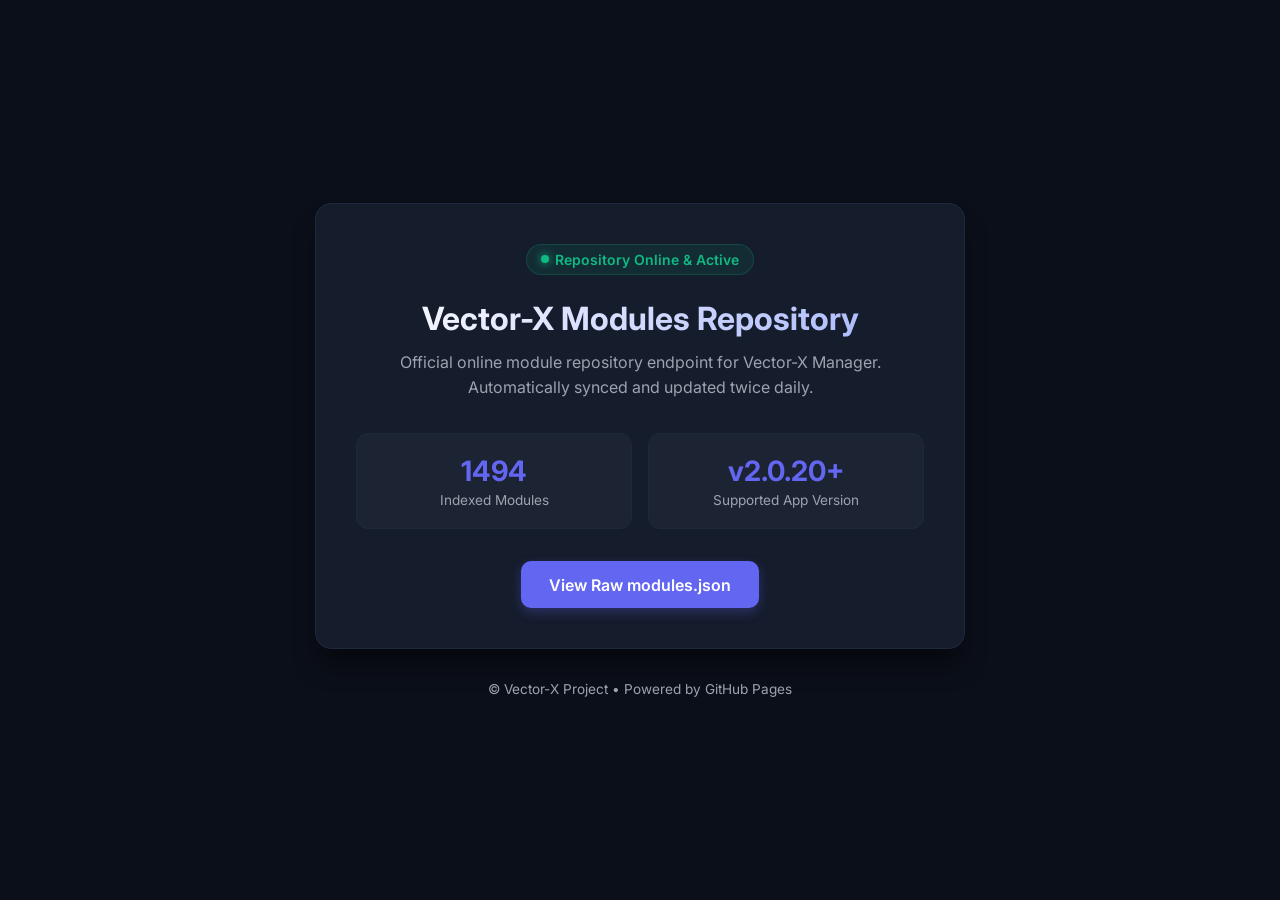
<file: index.html>
<!DOCTYPE html>
<html lang="en">
<head>
    <meta charset="UTF-8">
    <meta name="viewport" content="width=device-width, initial-scale=1.0">
    <title>Vector-X Modules Repository</title>
    <link rel="preconnect" href="https://fonts.googleapis.com">
    <link rel="preconnect" href="https://fonts.gstatic.com" crossorigin>
    <link href="https://fonts.googleapis.com/css2?family=Inter:wght@300;400;600;700&display=swap" rel="stylesheet">
    <style>
        :root {
            --bg-color: #0b0f19;
            --card-bg: #151c2c;
            --accent-color: #6366f1;
            --accent-hover: #4f46e5;
            --text-main: #f3f4f6;
            --text-muted: #9ca3af;
            --border-color: #1f293d;
            --success-color: #10b981;
        }
        * { margin: 0; padding: 0; box-sizing: border-box; font-family: 'Inter', sans-serif; }
        body {
            background-color: var(--bg-color);
            color: var(--text-main);
            min-height: 100vh;
            display: flex;
            flex-direction: column;
            justify-content: center;
            align-items: center;
            padding: 2rem 1rem;
        }
        .container {
            max-width: 650px;
            width: 100%;
            background: var(--card-bg);
            border: 1px solid var(--border-color);
            border-radius: 16px;
            padding: 2.5rem;
            box-shadow: 0 20px 25px -5px rgba(0, 0, 0, 0.5);
            text-align: center;
        }
        .badge {
            display: inline-flex;
            align-items: center;
            gap: 6px;
            background: rgba(16, 185, 129, 0.1);
            color: var(--success-color);
            padding: 6px 14px;
            border-radius: 20px;
            font-size: 0.875rem;
            font-weight: 600;
            margin-bottom: 1.5rem;
            border: 1px solid rgba(16, 185, 129, 0.2);
        }
        .dot {
            width: 8px;
            height: 8px;
            background-color: var(--success-color);
            border-radius: 50%;
            display: inline-block;
            box-shadow: 0 0 8px var(--success-color);
        }
        h1 {
            font-size: 2rem;
            font-weight: 700;
            margin-bottom: 0.75rem;
            background: linear-gradient(135deg, #fff 0%, #a5b4fc 100%);
            -webkit-background-clip: text;
            -webkit-text-fill-color: transparent;
        }
        p {
            color: var(--text-muted);
            font-size: 1rem;
            line-height: 1.6;
            margin-bottom: 2rem;
        }
        .stats-grid {
            display: grid;
            grid-template-columns: 1fr 1fr;
            gap: 1rem;
            margin-bottom: 2rem;
        }
        .stat-card {
            background: rgba(255, 255, 255, 0.03);
            border: 1px solid var(--border-color);
            border-radius: 12px;
            padding: 1.25rem;
        }
        .stat-val {
            font-size: 1.75rem;
            font-weight: 700;
            color: var(--accent-color);
        }
        .stat-lbl {
            font-size: 0.85rem;
            color: var(--text-muted);
            margin-top: 4px;
        }
        .btn {
            display: inline-block;
            background-color: var(--accent-color);
            color: #fff;
            padding: 0.85rem 1.75rem;
            border-radius: 10px;
            text-decoration: none;
            font-weight: 600;
            transition: all 0.2s ease;
            box-shadow: 0 4px 12px rgba(99, 102, 241, 0.3);
        }
        .btn:hover {
            background-color: var(--accent-hover);
            transform: translateY(-2px);
        }
        footer {
            margin-top: 2rem;
            color: var(--text-muted);
            font-size: 0.85rem;
        }
    </style>
</head>
<body>
    <div class="container">
        <div class="badge">
            <span class="dot"></span> Repository Online & Active
        </div>
        <h1>Vector-X Modules Repository</h1>
        <p>Official online module repository endpoint for Vector-X Manager. Automatically synced and updated twice daily.</p>
        
        <div class="stats-grid">
            <div class="stat-card">
                <div class="stat-val">1494</div>
                <div class="stat-lbl">Indexed Modules</div>
            </div>
            <div class="stat-card">
                <div class="stat-val">v2.0.20+</div>
                <div class="stat-lbl">Supported App Version</div>
            </div>
        </div>
        
        <a href="modules.json" class="btn">View Raw modules.json</a>
    </div>
    <footer>
        &copy; Vector-X Project &bull; Powered by GitHub Pages
    </footer>
</body>
</html>
</file>
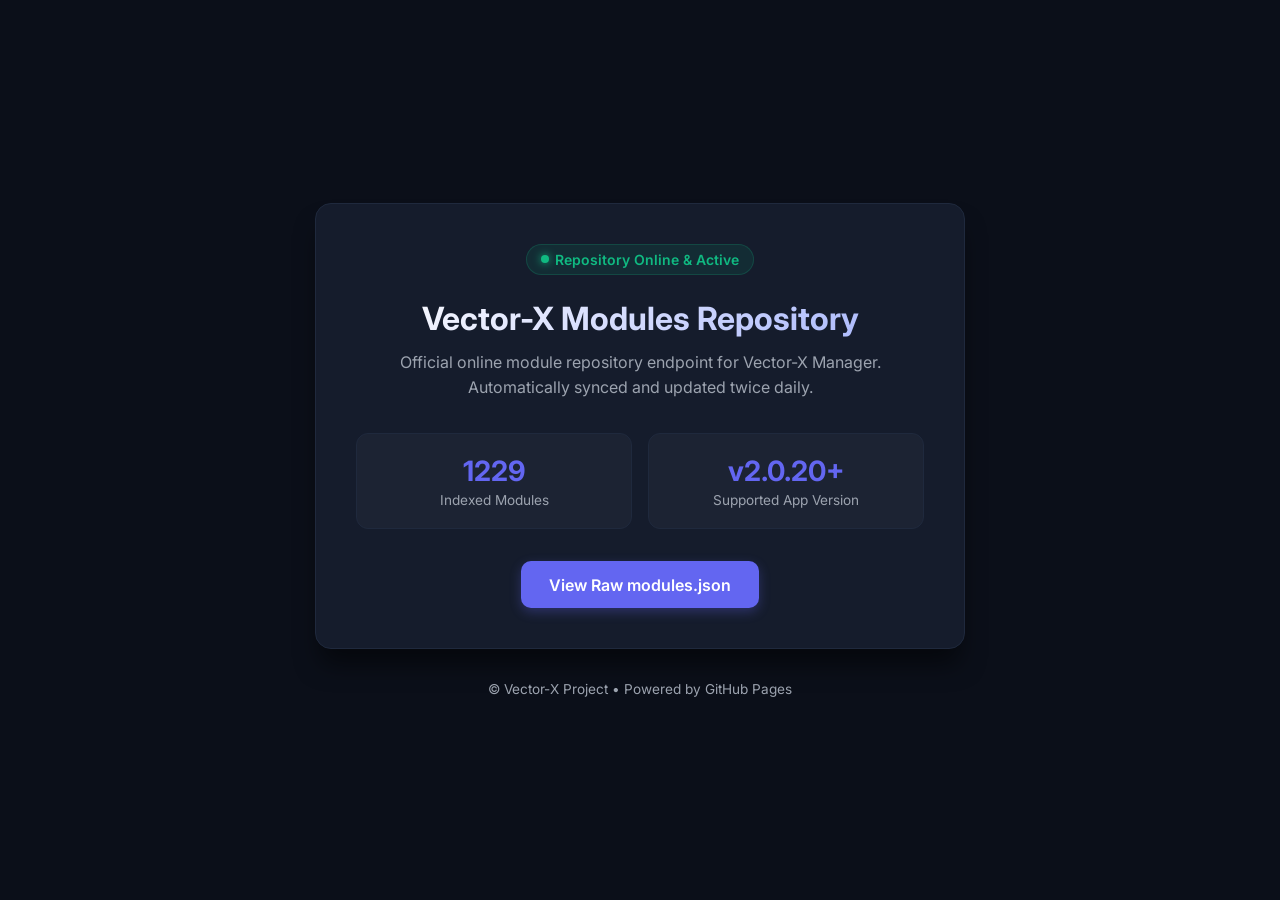
<file: scripts/index.html>
<!DOCTYPE html>
<html lang="en">
<head>
    <meta charset="UTF-8">
    <meta name="viewport" content="width=device-width, initial-scale=1.0">
    <title>Vector-X Modules Repository</title>
    <link rel="preconnect" href="https://fonts.googleapis.com">
    <link rel="preconnect" href="https://fonts.gstatic.com" crossorigin>
    <link href="https://fonts.googleapis.com/css2?family=Inter:wght@300;400;600;700&display=swap" rel="stylesheet">
    <style>
        :root {
            --bg-color: #0b0f19;
            --card-bg: #151c2c;
            --accent-color: #6366f1;
            --accent-hover: #4f46e5;
            --text-main: #f3f4f6;
            --text-muted: #9ca3af;
            --border-color: #1f293d;
            --success-color: #10b981;
        }
        * { margin: 0; padding: 0; box-sizing: border-box; font-family: 'Inter', sans-serif; }
        body {
            background-color: var(--bg-color);
            color: var(--text-main);
            min-height: 100vh;
            display: flex;
            flex-direction: column;
            justify-content: center;
            align-items: center;
            padding: 2rem 1rem;
        }
        .container {
            max-width: 650px;
            width: 100%;
            background: var(--card-bg);
            border: 1px solid var(--border-color);
            border-radius: 16px;
            padding: 2.5rem;
            box-shadow: 0 20px 25px -5px rgba(0, 0, 0, 0.5);
            text-align: center;
        }
        .badge {
            display: inline-flex;
            align-items: center;
            gap: 6px;
            background: rgba(16, 185, 129, 0.1);
            color: var(--success-color);
            padding: 6px 14px;
            border-radius: 20px;
            font-size: 0.875rem;
            font-weight: 600;
            margin-bottom: 1.5rem;
            border: 1px solid rgba(16, 185, 129, 0.2);
        }
        .dot {
            width: 8px;
            height: 8px;
            background-color: var(--success-color);
            border-radius: 50%;
            display: inline-block;
            box-shadow: 0 0 8px var(--success-color);
        }
        h1 {
            font-size: 2rem;
            font-weight: 700;
            margin-bottom: 0.75rem;
            background: linear-gradient(135deg, #fff 0%, #a5b4fc 100%);
            -webkit-background-clip: text;
            -webkit-text-fill-color: transparent;
        }
        p {
            color: var(--text-muted);
            font-size: 1rem;
            line-height: 1.6;
            margin-bottom: 2rem;
        }
        .stats-grid {
            display: grid;
            grid-template-columns: 1fr 1fr;
            gap: 1rem;
            margin-bottom: 2rem;
        }
        .stat-card {
            background: rgba(255, 255, 255, 0.03);
            border: 1px solid var(--border-color);
            border-radius: 12px;
            padding: 1.25rem;
        }
        .stat-val {
            font-size: 1.75rem;
            font-weight: 700;
            color: var(--accent-color);
        }
        .stat-lbl {
            font-size: 0.85rem;
            color: var(--text-muted);
            margin-top: 4px;
        }
        .btn {
            display: inline-block;
            background-color: var(--accent-color);
            color: #fff;
            padding: 0.85rem 1.75rem;
            border-radius: 10px;
            text-decoration: none;
            font-weight: 600;
            transition: all 0.2s ease;
            box-shadow: 0 4px 12px rgba(99, 102, 241, 0.3);
        }
        .btn:hover {
            background-color: var(--accent-hover);
            transform: translateY(-2px);
        }
        footer {
            margin-top: 2rem;
            color: var(--text-muted);
            font-size: 0.85rem;
        }
    </style>
</head>
<body>
    <div class="container">
        <div class="badge">
            <span class="dot"></span> Repository Online & Active
        </div>
        <h1>Vector-X Modules Repository</h1>
        <p>Official online module repository endpoint for Vector-X Manager. Automatically synced and updated twice daily.</p>
        
        <div class="stats-grid">
            <div class="stat-card">
                <div class="stat-val">1229</div>
                <div class="stat-lbl">Indexed Modules</div>
            </div>
            <div class="stat-card">
                <div class="stat-val">v2.0.20+</div>
                <div class="stat-lbl">Supported App Version</div>
            </div>
        </div>
        
        <a href="modules.json" class="btn">View Raw modules.json</a>
    </div>
    <footer>
        &copy; Vector-X Project &bull; Powered by GitHub Pages
    </footer>
</body>
</html>
</file>
